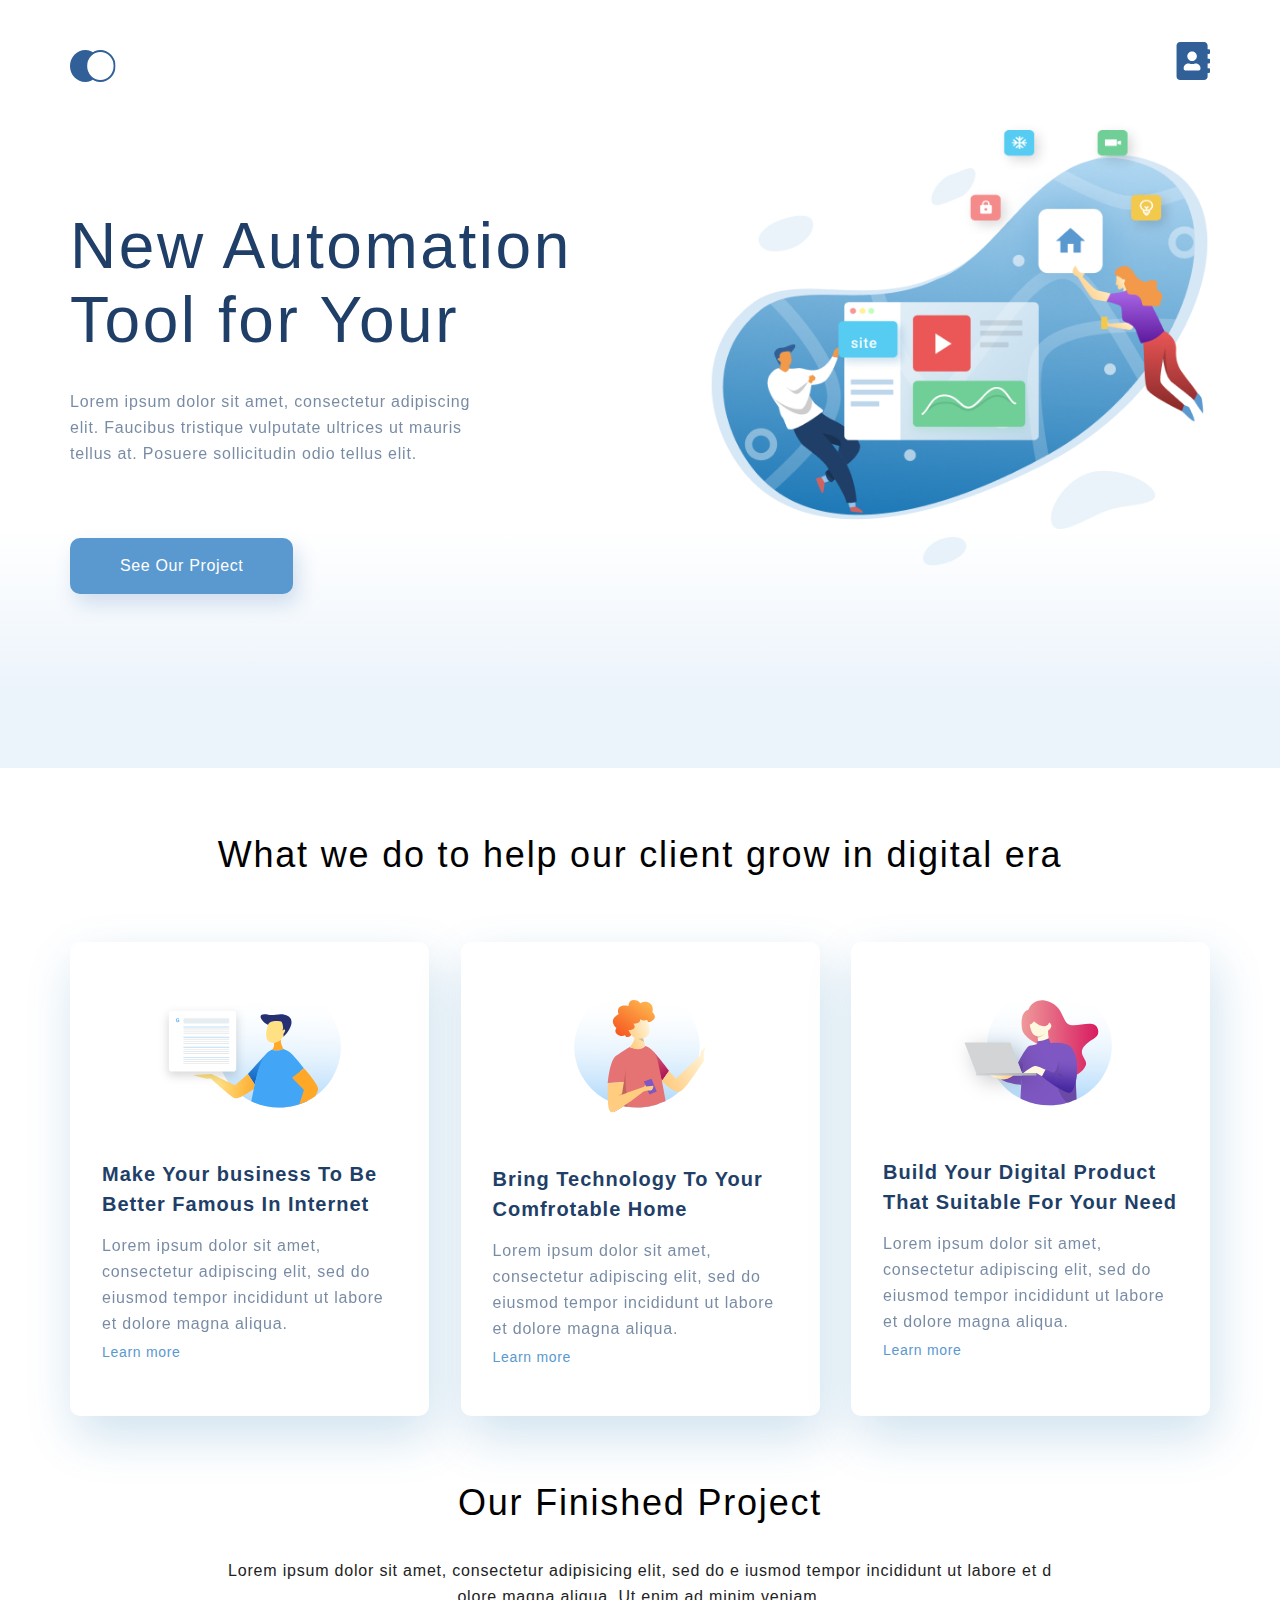
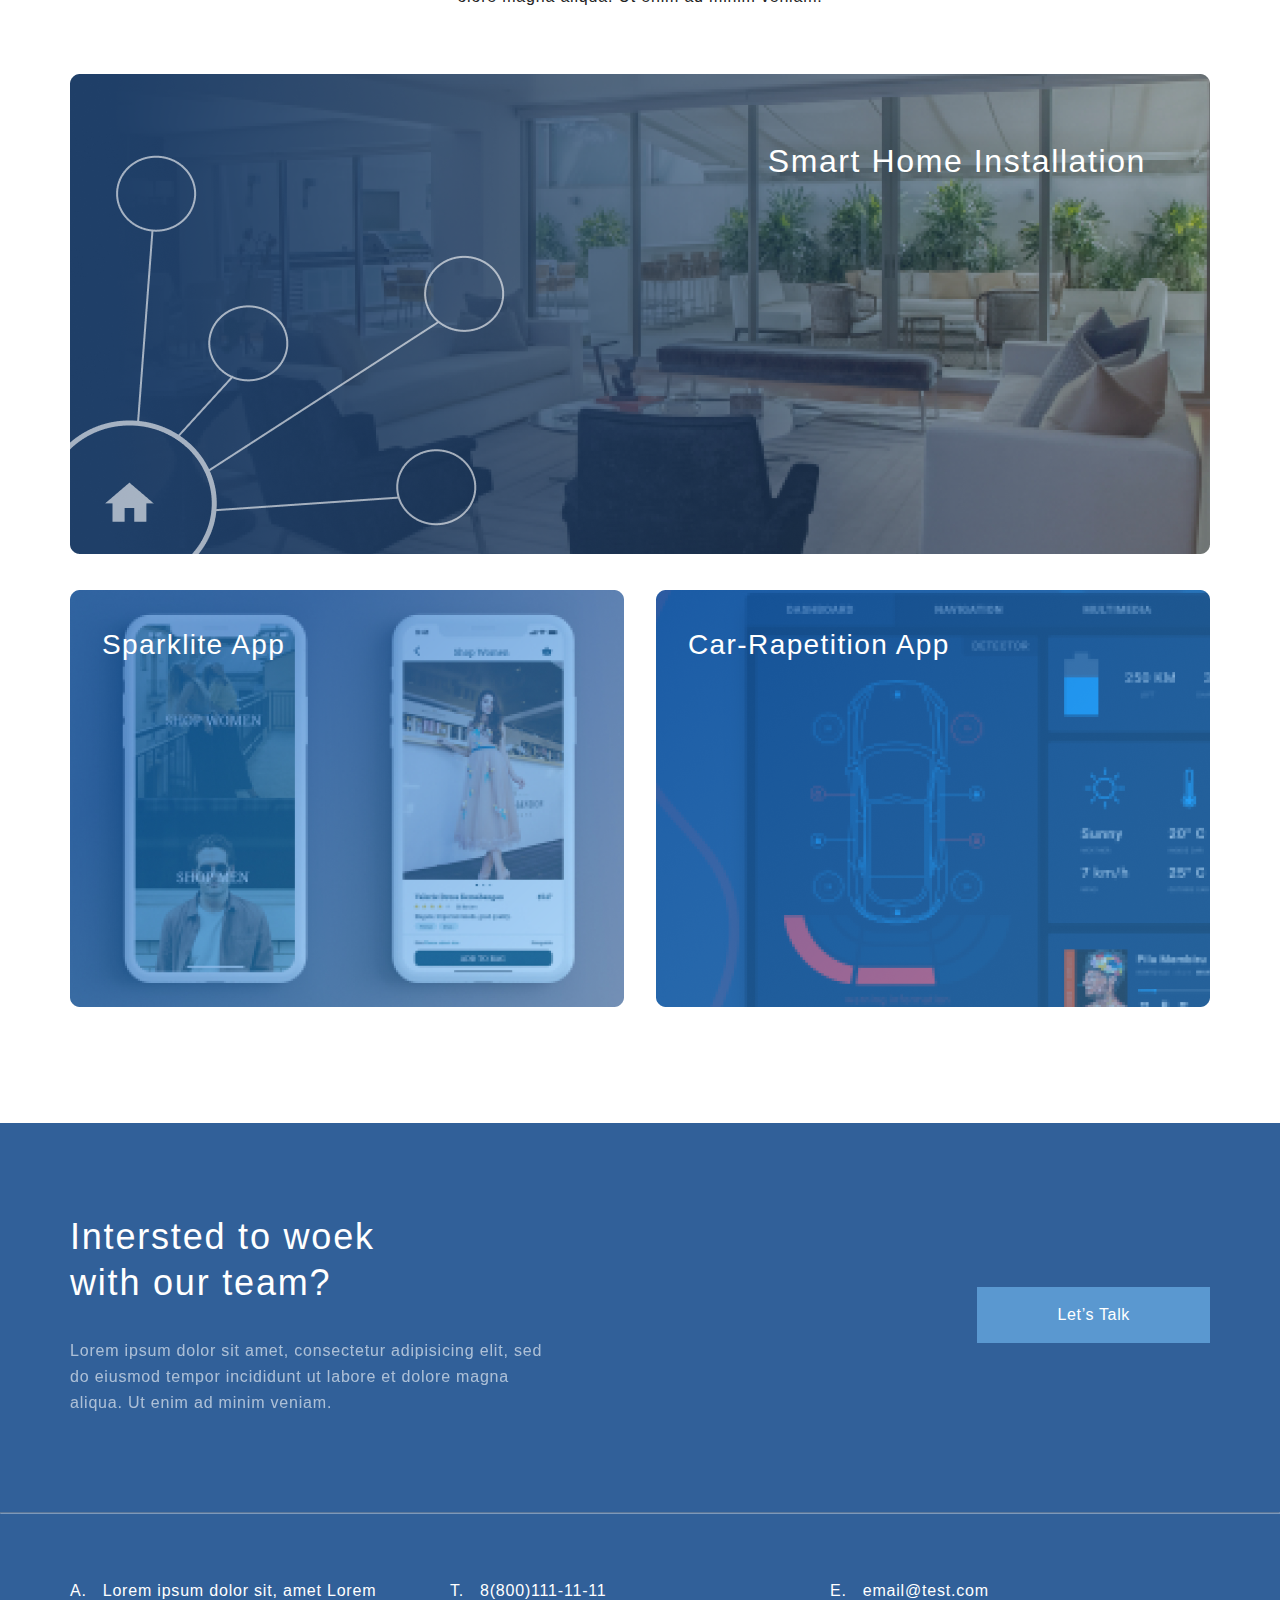
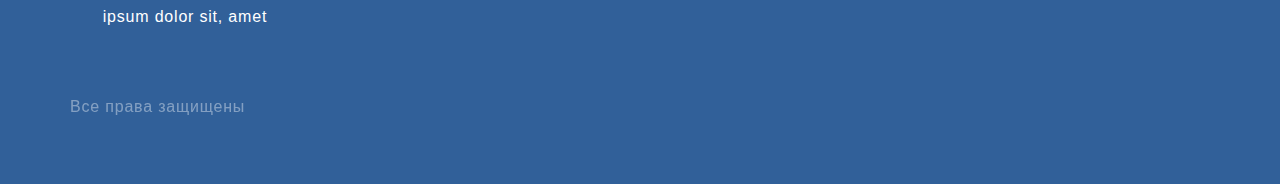
<file: index.html>
<!DOCTYPE html>
<html lang="ru">

<head>
    <meta charset="UTF-8">
    <meta http-equiv="X-UA-Compatible" content="IE=edge">
    <meta name="viewport" content="width=device-width, initial-scale=1.0">
    <link rel="stylesheet" href="style.css">
    <title>Document</title>
</head>

<body>

<div class="top">
    <div class="container top__box">
        <ul class="header">
            <li><a href="index.html"><img src="img/logo.svg" alt="logo"></a></li>
            <li><a href="contacts.html"><img src="img/contacts.svg" alt="contacts"></a></li>
        </ul>
        <div class="top__info">
            <h1 class="top__heading">New Automation Tool for Your</h1>
            <p class="text top__text">
                Lorem ipsum dolor sit amet, consectetur adipiscing elit. Faucibus tristique vulputate ultrices ut mauris tellus at. Posuere sollicitudin odio tellus elit.
            </p>
            <a href="#" class="top__button">
                See Our Project
            </a>
        </div>
    </div>
</div>

<div class="what-we-do container">
    <h3 class="heading">
        What we do to help our client grow in digital era
    </h3>
    <div class="card-box">
        <div class="card">
            <img class="card__image" src="img/card-1.svg" alt="card 1">
            <h4 class="heading-mini">Make Your business To Be
                Better Famous In Internet</h4>
            <p class="text">Lorem ipsum dolor sit amet, consectetur adipiscing elit, sed do eiusmod tempor incididunt ut labore et dolore magna aliqua. </p>
            <a href="#" class="card__link">Learn more</a>
        </div>
        <div class="card">
            <img class="card__image" src="img/card-2.svg" alt="card 2">
            <h4 class="heading-mini">Bring Technology To Your
                Comfrotable Home</h4>
            <p class="text">Lorem ipsum dolor sit amet, consectetur adipiscing elit, sed do eiusmod tempor incididunt ut labore et dolore magna aliqua. </p>
            <a href="#" class="card__link">Learn more</a>
        </div>
        <div class="card">
            <img class="card__image" src="img/card-3.svg" alt="card 3">
            <h4 class="heading-mini">Build Your Digital Product
                That Suitable For Your Need</h4>
            <p class="text">Lorem ipsum dolor sit amet, consectetur adipiscing elit, sed do eiusmod tempor incididunt ut labore et dolore magna aliqua. </p>
            <a href="#" class="card__link">Learn more</a>
        </div>
    </div>
</div>

<div class="project container">
    <div class="heading">Our Finished Project</div>
    <p class="text text_project">Lorem ipsum dolor sit amet,
        consectetur adipisicing elit, sed do e
        iusmod tempor incididunt ut labore et d
        olore magna aliqua. Ut enim ad minim veniam.
    </p>
    <div class="project__item">
        <img class="project__img" src="img/project-1.png" alt="photo">
        <p class="project__text">
            Smart Home Installation
        </p>
    </div>
    <div class="project__parent">
        <div class="project__item project__item_margin">
            <img class="project__img" src="img/project-2.png" alt="photo">
            <p class="project__text project__text_mini">
                Sparklite App
            </p>
        </div>
        <div class="project__item">
            <img class="project__img" src="img/project-3.png" alt="photo">
            <p class="project__text project__text_mini">
                Car-Rapetition App
            </p>
        </div>
    </div>
</div>

<div class="footer">
    <div class="container">
        <div class="footer__top">
            <div class="footer__text">
                <h3 class="heading footer__heading">Intersted to woek
                    with our team?</h3>
                <p class="text text__footer">Lorem ipsum dolor sit amet, consectetur adipisicing elit, sed do eiusmod tempor incididunt ut labore et dolore magna aliqua. Ut enim ad minim veniam.</p>
            </div>
            <a href="#" class="footer__button">
                Let’s Talk
            </a>
        </div>
    </div>
        <hr>
    <div class="container">
        <div class="footer__bottom">
            <ul class="footer__info">
                <li class="footer__list">
                    Lorem ipsum dolor sit, amet
                    Lorem ipsum dolor sit, amet
                </li>
                <li class="footer__list">8(800)111-11-11</li>
                <li class="footer__list">email@test.com</li>
            </ul>
            <div class="footer__copy">
                <p class="text footer__copy-text">Все права защищены</p>
            </div>
        </div>
    </div>
</div>

</body>

</html>
</file>
<file: style.css>
* {
    margin: 0;
    padding: 0;
}

body {
    font-family: sans-serif;
}

.container {
    max-width: 1140px;
    margin: 0 auto;
}

.top {
    min-height: 768px;
    background: linear-gradient(0deg,
    #EBF3FB 8.84%, rgba(152, 195,
            232, 0) 31.12%);
}

.header {
    display: flex;
    justify-content: space-between;
    list-style-type: none;
    padding-top: 42px;
}

.top__box {
    display: flex;
    flex-direction: column;
    height: 100%;
}

.top__info {
    padding-top: 115px;
    flex-grow: 1;
    background-image: url(img/top_back.png);
    background-repeat: no-repeat;
    background-position: right center;
    background-size: 44%;
}

.top__button {
    font-size: 16px;
    line-height: 26px;
    text-align: center;
    letter-spacing: 0.04em;
    color: #FFFFFF;
    background: #5A98D0;
    box-shadow: 5px 10px 20px rgba(53, 110, 173, 0.2);
    border-radius: 10px;
    padding: 15px 50px;
    text-decoration: none;
    display: inline-block;
    margin-top: 71px;
}

.footer__button {
    font-size: 16px;
    line-height: 26px;
    text-align: center;
    letter-spacing: 0.04em;
    color: #FFFFFF;
    padding: 15px 80px;
    background: #5A98D0;
    text-decoration: none;

}

.top__heading {
    width: 510px;
    font-size: 64px;
    font-weight: 300;
    color: #1F3F68;
    line-height: 74px;
    letter-spacing: 0.04em;
    margin-bottom: 32px;
}

.top__text {
    width: 425px;
}

.heading-contacts {
    font-weight: 500;
    font-size: 44px;
    text-align: center;
}

.what-we-do {
    padding-top: 64px;
}

.heading {
    font-size: 36px;
    text-align: center;
    font-weight: 300;
    line-height: 46px;
    letter-spacing: 0.05em;
}

.heading-mini {
    font-size: 20px;
    line-height: 30px;
    color: #1F3F68;
    letter-spacing: 0.05em;
    margin-bottom: 14px;
}

.text {
    font-size: 16px;
    line-height: 26px;
    color: #1F3F68;
    letter-spacing: 0.05em;
    opacity: 0.6;
}

.text_project {
    width: 75%;
    margin: 32px auto 64px;
    color: #222222;
    opacity: 1;
    text-align: center;
}

.card-box {
    display: flex;
    justify-content: space-between;
    padding-top: 64px;
    padding-bottom: 64px;
}

.card {
    width: 359px;
    padding: 44px 32px;
    box-sizing: border-box;
    background: #FFFFFF;
    box-shadow: 5px 20px 50px rgba(16, 112, 177, 0.2);
    border-radius: 10px;
    display: flex;
    flex-direction: column;
}

.card__image {
    align-self: center;
    margin-bottom: 51px;
}

.card__link {
    font-size: 14px;
    line-height: 30px;
    letter-spacing: 0.05em;
    color: #5A98D0;
    text-decoration: none;
}

.main {
    display: flex;
}

.project {}

.project__img {
    width: 100%;
}

.project__parent {
    display: flex;
    justify-content: space-between;
    margin-top: 32px;
}

.project__item {
    position: relative;
    flex-grow: 1;
}

.project__item_margin {
    margin-right: 32px;
}

.project__text {
    font-size: 32px;
    line-height: 46px;
    text-align: right;
    letter-spacing: 0.05em;
    color: #FFFFFF;
    position: absolute;
    top: 64px;
    right: 64px;
}

.project__text_mini {
    font-size: 28px;
    top: 32px;
    left: 32px;
    right: auto;
    text-align: left;
}

.input-text {
    border: 1px solid #356EAD;
    box-sizing: border-box;
    border-radius: 10px;
    opacity: 0.4;
}

.button-submit {
    background: #5A98D0;
    box-shadow: 5px 20px 50px rgba(16, 112, 177, 0.2);
    border-radius: 10px;
    font-weight: 500;
    font-size: 16px;
    line-height: 26px;
    text-align: center;
    color: #FFFFFF;
    text-transform: uppercase;
}

.footer {
    padding-top: 91px;
    padding-bottom: 64px;
    background: #316099;
    margin-top: 112px;
}

.footer__text{
    max-width: 495px;
}

.footer__top {
    padding-bottom: 96px;
    display: flex;
    justify-content: space-between;
    align-items: center;
}

.footer__heading {
    width: 340px;
    text-align: left;
    color: #FFFFFF;
    margin-bottom: 32px;
}

.footer__info {
    display: flex;
    justify-content: space-between;
    margin-top: 64px;
}

form {
    display: flex;
    justify-content: space-around;
}

.text__footer {
    color: #FFFFFF;
}

hr {
    opacity: 0.4;
}

.footer__list {
    font-size: 16px;
    line-height: 26px;
    letter-spacing: 0.05em;
    color: #FFFFFF;
    flex-grow: 1;
    flex-basis: 33.3333%;
    list-style-type: none;
    display: flex;
    margin-right: 32px;
}

.footer__list:first-child::before {
    content: 'A.';
    display: block;
    margin-right: 16px;
}

.footer__list:nth-child(2)::before {
    content: 'T.';
    display: block;
    margin-right: 16px;
}

.footer__list:last-child::before {
    content: 'E.';
    display: block;
    margin-right: 16px;
}

.footer__copy {
    margin-top: 64px;
}

.footer__copy-text {
    font-size: 16px;
    line-height: 26px;
    letter-spacing: 0.05em;
    color: #FFFFFF;
    opacity: 0.4;
}

@media (max-width: 1024px) {
    .container {
        padding-left: 32px;
        padding-right: 32px;
    }

    .top__info {
        background-position: right 280px;
    }

    .card-box {
        flex-direction: column;
        align-items: center;
    }

    .card {
        margin-bottom: 32px;
    }

    .footer__top {
        padding-left: 124px;
    }
    .footer {
        padding-top: 47px;
    }

    .footer__button {
        padding: 3px 50px;
    }

    .footer__top {
        padding-bottom: 64px;
    }

    .footer__info {
        flex-direction: column;
    }

    .footer__list:first-child::before {
        content: '1.';
        display: block;
        margin-right: 36px;
        margin-bottom: 25px;
    }

    .footer__list:nth-child(2)::before {
        content: '2.';
        display: block;
        margin-right: 36px;
        margin-bottom: 25px;
    }

    .footer__list:last-child::before {
        content: '3.';
        display: block;
        margin-right: 36px;
        margin-bottom: 25px;
    }
}

@media (max-width: 667px) {
    .header {
        padding-top: 24px;
    }

    .top {
        min-height: 376px;
        padding-bottom: 41px;
        box-sizing: border-box;
    }

    .top__info {
        padding-top: 36px;
        display: flex;
        flex-direction: column;
        align-items: center;
        background-image: none;
    }

    .top__heading {
        width: 100%;
        font-size: 32px;
        line-height: 37px;
        margin-bottom: 12px;
        text-align: center;
    }

    .top__text {
        width: 100%;
        text-align: center;
    }

    .top__button {
        font-size: 12px;
        line-height: 26px;
        padding: 0 8px;
    }

    .heading {
        font-size: 24px;
        line-height: 28px;
    }

    .what-we-do {
        padding-top: 48px;
    }

    .card-box {
        padding-top: 32px;
    }

    .card {
        width: 100%;
    }

    .text_project {
        width: 100%;
    }

    .project__text {
        font-size: 16px;
        line-height: 19px;
        top: 16px;
        right: 16px;
    }

    .project__text_mini {
        left: 16px;
    }

    .project__parent {
        flex-direction: column;
        margin-top: 16px;
    }

    .project__item_margin {
        margin-right: 0;
        margin-bottom: 16px;
    }

    .footer {;
        margin-top: 64px;
    }

    .footer__top {
        flex-direction: column;
        padding-left: 0;
    }

    .heading {
        text-align: center;
    }

    .text__footer {
        text-align: center;
    }

    .footer__button {
        margin-top: 39px;
    }



    .footer__list:first-child::before {
        content: '1.';
        display: block;
        margin-right: 23px;
        margin-bottom: 17px;
    }

    .footer__list:nth-child(2)::before {
        content: '2.';
        display: block;
        margin-right: 23px;
        margin-bottom: 17px;
    }

    .footer__list:last-child::before {
        content: '3.';
        display: block;
        margin-right: 23px;
        margin-bottom: 17px;
    }

    .footer__copy-text {
        text-align: center;
    }
}
</file>
